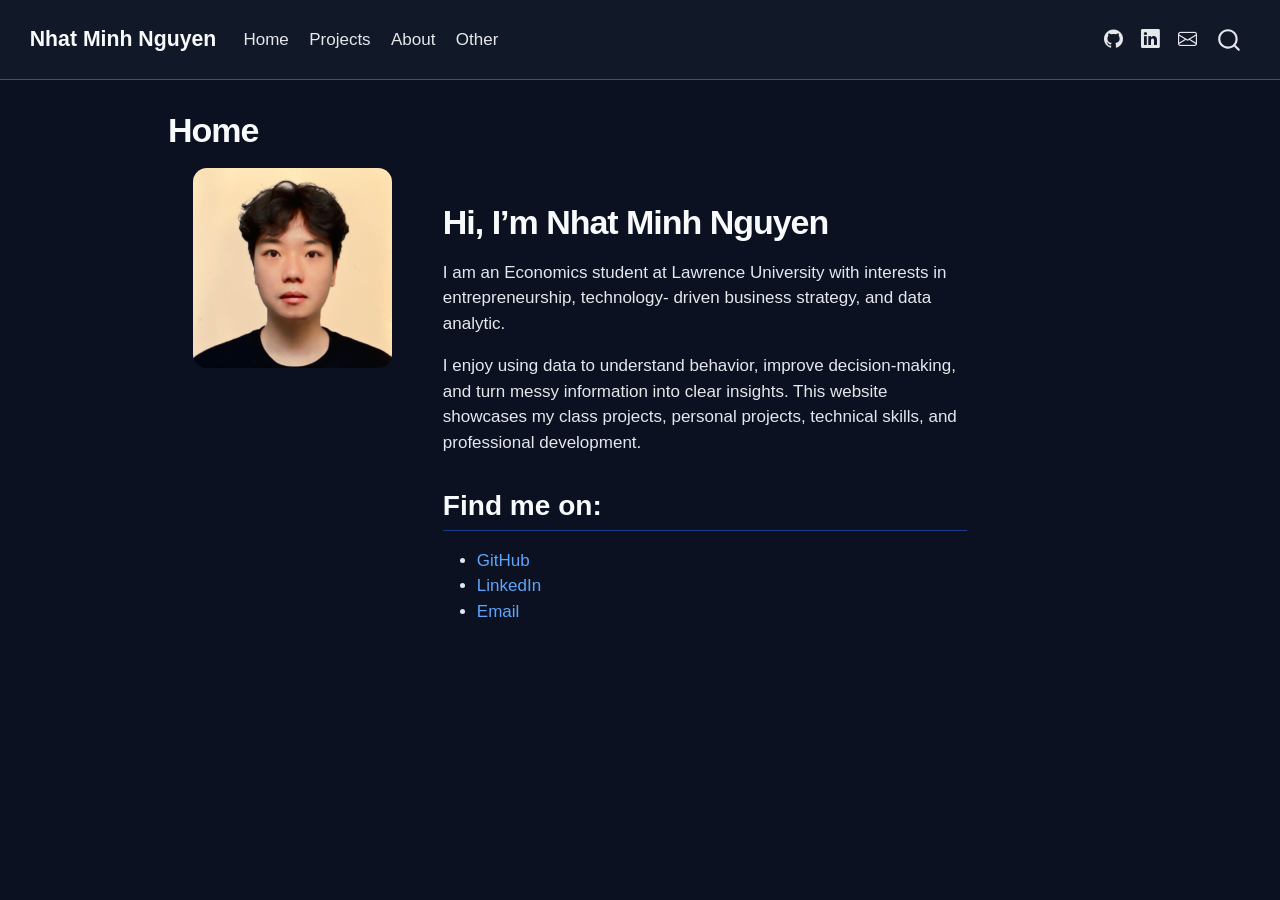
<file: docs/index.html>
<!DOCTYPE html>
<html xmlns="http://www.w3.org/1999/xhtml" lang="en" xml:lang="en"><head>

<meta charset="utf-8">
<meta name="generator" content="quarto-1.8.27">

<meta name="viewport" content="width=device-width, initial-scale=1.0, user-scalable=yes">


<title>Home – Nhat Minh Nguyen</title>
<style>
code{white-space: pre-wrap;}
span.smallcaps{font-variant: small-caps;}
div.columns{display: flex; gap: min(4vw, 1.5em);}
div.column{flex: auto; overflow-x: auto;}
div.hanging-indent{margin-left: 1.5em; text-indent: -1.5em;}
ul.task-list{list-style: none;}
ul.task-list li input[type="checkbox"] {
  width: 0.8em;
  margin: 0 0.8em 0.2em -1em; /* quarto-specific, see https://github.com/quarto-dev/quarto-cli/issues/4556 */ 
  vertical-align: middle;
}
</style>


<script src="site_libs/quarto-nav/quarto-nav.js"></script>
<script src="site_libs/quarto-nav/headroom.min.js"></script>
<script src="site_libs/clipboard/clipboard.min.js"></script>
<script src="site_libs/quarto-search/autocomplete.umd.js"></script>
<script src="site_libs/quarto-search/fuse.min.js"></script>
<script src="site_libs/quarto-search/quarto-search.js"></script>
<meta name="quarto:offset" content="./">
<script src="site_libs/quarto-html/quarto.js" type="module"></script>
<script src="site_libs/quarto-html/tabsets/tabsets.js" type="module"></script>
<script src="site_libs/quarto-html/axe/axe-check.js" type="module"></script>
<script src="site_libs/quarto-html/popper.min.js"></script>
<script src="site_libs/quarto-html/tippy.umd.min.js"></script>
<script src="site_libs/quarto-html/anchor.min.js"></script>
<link href="site_libs/quarto-html/tippy.css" rel="stylesheet">
<link href="site_libs/quarto-html/quarto-syntax-highlighting-dark-4d9afe2b8d18ee9fa5d0d57b5ed4214d.css" rel="stylesheet" id="quarto-text-highlighting-styles">
<script src="site_libs/bootstrap/bootstrap.min.js"></script>
<link href="site_libs/bootstrap/bootstrap-icons.css" rel="stylesheet">
<link href="site_libs/bootstrap/bootstrap-1142483333eda12a528f47866739cea9.min.css" rel="stylesheet" append-hash="true" id="quarto-bootstrap" data-mode="dark">
<script id="quarto-search-options" type="application/json">{
  "location": "navbar",
  "copy-button": false,
  "collapse-after": 3,
  "panel-placement": "end",
  "type": "overlay",
  "limit": 50,
  "keyboard-shortcut": [
    "f",
    "/",
    "s"
  ],
  "show-item-context": false,
  "language": {
    "search-no-results-text": "No results",
    "search-matching-documents-text": "matching documents",
    "search-copy-link-title": "Copy link to search",
    "search-hide-matches-text": "Hide additional matches",
    "search-more-match-text": "more match in this document",
    "search-more-matches-text": "more matches in this document",
    "search-clear-button-title": "Clear",
    "search-text-placeholder": "",
    "search-detached-cancel-button-title": "Cancel",
    "search-submit-button-title": "Submit",
    "search-label": "Search"
  }
}</script>


<link rel="stylesheet" href="styles.css">
</head>

<body class="nav-fixed quarto-light">

<div id="quarto-search-results"></div>
  <header id="quarto-header" class="headroom fixed-top">
    <nav class="navbar navbar-expand-lg " data-bs-theme="dark">
      <div class="navbar-container container-fluid">
      <div class="navbar-brand-container mx-auto">
    <a class="navbar-brand" href="./index.html">
    <span class="navbar-title">Nhat Minh Nguyen</span>
    </a>
  </div>
            <div id="quarto-search" class="" title="Search"></div>
          <button class="navbar-toggler" type="button" data-bs-toggle="collapse" data-bs-target="#navbarCollapse" aria-controls="navbarCollapse" role="menu" aria-expanded="false" aria-label="Toggle navigation" onclick="if (window.quartoToggleHeadroom) { window.quartoToggleHeadroom(); }">
  <span class="navbar-toggler-icon"></span>
</button>
          <div class="collapse navbar-collapse" id="navbarCollapse">
            <ul class="navbar-nav navbar-nav-scroll me-auto">
  <li class="nav-item">
    <a class="nav-link active" href="./index.html" aria-current="page"> 
<span class="menu-text">Home</span></a>
  </li>  
  <li class="nav-item">
    <a class="nav-link" href="./projects.html"> 
<span class="menu-text">Projects</span></a>
  </li>  
  <li class="nav-item">
    <a class="nav-link" href="./about.html"> 
<span class="menu-text">About</span></a>
  </li>  
  <li class="nav-item">
    <a class="nav-link" href="./other.html"> 
<span class="menu-text">Other</span></a>
  </li>  
</ul>
            <ul class="navbar-nav navbar-nav-scroll ms-auto">
  <li class="nav-item compact">
    <a class="nav-link" href="https://github.com/dieciocho/nm"> <i class="bi bi-github" role="img">
</i> 
<span class="menu-text"></span></a>
  </li>  
  <li class="nav-item compact">
    <a class="nav-link" href="https://www.linkedin.com/in/minh-nguyen-962671228/"> <i class="bi bi-linkedin" role="img">
</i> 
<span class="menu-text"></span></a>
  </li>  
  <li class="nav-item compact">
    <a class="nav-link" href="mailto:notnminh@gmail.com"> <i class="bi bi-envelope" role="img">
</i> 
<span class="menu-text"></span></a>
  </li>  
</ul>
          </div> <!-- /navcollapse -->
            <div class="quarto-navbar-tools">
</div>
      </div> <!-- /container-fluid -->
    </nav>
</header>
<!-- content -->
<div id="quarto-content" class="quarto-container page-columns page-rows-contents page-layout-article page-navbar">
<!-- sidebar -->
<!-- margin-sidebar -->
    <div id="quarto-margin-sidebar" class="sidebar margin-sidebar zindex-bottom">
        
    </div>
<!-- main -->
<main class="content" id="quarto-document-content">

<header id="title-block-header" class="quarto-title-block default">
<div class="quarto-title">
<h1 class="title">Home</h1>
</div>



<div class="quarto-title-meta">

    
  
    
  </div>
  


</header>


<div class="grid">
<div class="g-col-4">
<div class="quarto-figure quarto-figure-center">
<figure class="figure">
<p><img src="images/IMG_1723.png" class="img-fluid quarto-figure quarto-figure-center figure-img" style="width:80.0%"></p>
</figure>
</div>
</div>
<section id="hi-im-nhat-minh-nguyen" class="level1 g-col-8">
<h1>Hi, I’m Nhat Minh Nguyen</h1>
<p>I am an Economics student at Lawrence University with interests in entrepreneurship, technology- driven business strategy, and data analytic.</p>
<p>I enjoy using data to understand behavior, improve decision-making, and turn messy information into clear insights. This website showcases my class projects, personal projects, technical skills, and professional development.</p>
<section id="find-me-on" class="level2">
<h2 class="anchored" data-anchor-id="find-me-on">Find me on:</h2>
<ul>
<li><a href="https://github.com/dieciocho/nm">GitHub</a></li>
<li><a href="https://www.linkedin.com/in/minh-nguyen-962671228/">LinkedIn</a></li>
<li><a href="mailto:notnminh@gmail.com">Email</a></li>
</ul>
</section>
</section>
</div>



</main> <!-- /main -->
<script id="quarto-html-after-body" type="application/javascript">
  window.document.addEventListener("DOMContentLoaded", function (event) {
    const icon = "";
    const anchorJS = new window.AnchorJS();
    anchorJS.options = {
      placement: 'right',
      icon: icon
    };
    anchorJS.add('.anchored');
    const isCodeAnnotation = (el) => {
      for (const clz of el.classList) {
        if (clz.startsWith('code-annotation-')) {                     
          return true;
        }
      }
      return false;
    }
    const onCopySuccess = function(e) {
      // button target
      const button = e.trigger;
      // don't keep focus
      button.blur();
      // flash "checked"
      button.classList.add('code-copy-button-checked');
      var currentTitle = button.getAttribute("title");
      button.setAttribute("title", "Copied!");
      let tooltip;
      if (window.bootstrap) {
        button.setAttribute("data-bs-toggle", "tooltip");
        button.setAttribute("data-bs-placement", "left");
        button.setAttribute("data-bs-title", "Copied!");
        tooltip = new bootstrap.Tooltip(button, 
          { trigger: "manual", 
            customClass: "code-copy-button-tooltip",
            offset: [0, -8]});
        tooltip.show();    
      }
      setTimeout(function() {
        if (tooltip) {
          tooltip.hide();
          button.removeAttribute("data-bs-title");
          button.removeAttribute("data-bs-toggle");
          button.removeAttribute("data-bs-placement");
        }
        button.setAttribute("title", currentTitle);
        button.classList.remove('code-copy-button-checked');
      }, 1000);
      // clear code selection
      e.clearSelection();
    }
    const getTextToCopy = function(trigger) {
      const outerScaffold = trigger.parentElement.cloneNode(true);
      const codeEl = outerScaffold.querySelector('code');
      for (const childEl of codeEl.children) {
        if (isCodeAnnotation(childEl)) {
          childEl.remove();
        }
      }
      return codeEl.innerText;
    }
    const clipboard = new window.ClipboardJS('.code-copy-button:not([data-in-quarto-modal])', {
      text: getTextToCopy
    });
    clipboard.on('success', onCopySuccess);
    if (window.document.getElementById('quarto-embedded-source-code-modal')) {
      const clipboardModal = new window.ClipboardJS('.code-copy-button[data-in-quarto-modal]', {
        text: getTextToCopy,
        container: window.document.getElementById('quarto-embedded-source-code-modal')
      });
      clipboardModal.on('success', onCopySuccess);
    }
      var localhostRegex = new RegExp(/^(?:http|https):\/\/localhost\:?[0-9]*\//);
      var mailtoRegex = new RegExp(/^mailto:/);
        var filterRegex = new RegExp('/' + window.location.host + '/');
      var isInternal = (href) => {
          return filterRegex.test(href) || localhostRegex.test(href) || mailtoRegex.test(href);
      }
      // Inspect non-navigation links and adorn them if external
     var links = window.document.querySelectorAll('a[href]:not(.nav-link):not(.navbar-brand):not(.toc-action):not(.sidebar-link):not(.sidebar-item-toggle):not(.pagination-link):not(.no-external):not([aria-hidden]):not(.dropdown-item):not(.quarto-navigation-tool):not(.about-link)');
      for (var i=0; i<links.length; i++) {
        const link = links[i];
        if (!isInternal(link.href)) {
          // undo the damage that might have been done by quarto-nav.js in the case of
          // links that we want to consider external
          if (link.dataset.originalHref !== undefined) {
            link.href = link.dataset.originalHref;
          }
        }
      }
    function tippyHover(el, contentFn, onTriggerFn, onUntriggerFn) {
      const config = {
        allowHTML: true,
        maxWidth: 500,
        delay: 100,
        arrow: false,
        appendTo: function(el) {
            return el.parentElement;
        },
        interactive: true,
        interactiveBorder: 10,
        theme: 'quarto',
        placement: 'bottom-start',
      };
      if (contentFn) {
        config.content = contentFn;
      }
      if (onTriggerFn) {
        config.onTrigger = onTriggerFn;
      }
      if (onUntriggerFn) {
        config.onUntrigger = onUntriggerFn;
      }
      window.tippy(el, config); 
    }
    const noterefs = window.document.querySelectorAll('a[role="doc-noteref"]');
    for (var i=0; i<noterefs.length; i++) {
      const ref = noterefs[i];
      tippyHover(ref, function() {
        // use id or data attribute instead here
        let href = ref.getAttribute('data-footnote-href') || ref.getAttribute('href');
        try { href = new URL(href).hash; } catch {}
        const id = href.replace(/^#\/?/, "");
        const note = window.document.getElementById(id);
        if (note) {
          return note.innerHTML;
        } else {
          return "";
        }
      });
    }
    const xrefs = window.document.querySelectorAll('a.quarto-xref');
    const processXRef = (id, note) => {
      // Strip column container classes
      const stripColumnClz = (el) => {
        el.classList.remove("page-full", "page-columns");
        if (el.children) {
          for (const child of el.children) {
            stripColumnClz(child);
          }
        }
      }
      stripColumnClz(note)
      if (id === null || id.startsWith('sec-')) {
        // Special case sections, only their first couple elements
        const container = document.createElement("div");
        if (note.children && note.children.length > 2) {
          container.appendChild(note.children[0].cloneNode(true));
          for (let i = 1; i < note.children.length; i++) {
            const child = note.children[i];
            if (child.tagName === "P" && child.innerText === "") {
              continue;
            } else {
              container.appendChild(child.cloneNode(true));
              break;
            }
          }
          if (window.Quarto?.typesetMath) {
            window.Quarto.typesetMath(container);
          }
          return container.innerHTML
        } else {
          if (window.Quarto?.typesetMath) {
            window.Quarto.typesetMath(note);
          }
          return note.innerHTML;
        }
      } else {
        // Remove any anchor links if they are present
        const anchorLink = note.querySelector('a.anchorjs-link');
        if (anchorLink) {
          anchorLink.remove();
        }
        if (window.Quarto?.typesetMath) {
          window.Quarto.typesetMath(note);
        }
        if (note.classList.contains("callout")) {
          return note.outerHTML;
        } else {
          return note.innerHTML;
        }
      }
    }
    for (var i=0; i<xrefs.length; i++) {
      const xref = xrefs[i];
      tippyHover(xref, undefined, function(instance) {
        instance.disable();
        let url = xref.getAttribute('href');
        let hash = undefined; 
        if (url.startsWith('#')) {
          hash = url;
        } else {
          try { hash = new URL(url).hash; } catch {}
        }
        if (hash) {
          const id = hash.replace(/^#\/?/, "");
          const note = window.document.getElementById(id);
          if (note !== null) {
            try {
              const html = processXRef(id, note.cloneNode(true));
              instance.setContent(html);
            } finally {
              instance.enable();
              instance.show();
            }
          } else {
            // See if we can fetch this
            fetch(url.split('#')[0])
            .then(res => res.text())
            .then(html => {
              const parser = new DOMParser();
              const htmlDoc = parser.parseFromString(html, "text/html");
              const note = htmlDoc.getElementById(id);
              if (note !== null) {
                const html = processXRef(id, note);
                instance.setContent(html);
              } 
            }).finally(() => {
              instance.enable();
              instance.show();
            });
          }
        } else {
          // See if we can fetch a full url (with no hash to target)
          // This is a special case and we should probably do some content thinning / targeting
          fetch(url)
          .then(res => res.text())
          .then(html => {
            const parser = new DOMParser();
            const htmlDoc = parser.parseFromString(html, "text/html");
            const note = htmlDoc.querySelector('main.content');
            if (note !== null) {
              // This should only happen for chapter cross references
              // (since there is no id in the URL)
              // remove the first header
              if (note.children.length > 0 && note.children[0].tagName === "HEADER") {
                note.children[0].remove();
              }
              const html = processXRef(null, note);
              instance.setContent(html);
            } 
          }).finally(() => {
            instance.enable();
            instance.show();
          });
        }
      }, function(instance) {
      });
    }
        let selectedAnnoteEl;
        const selectorForAnnotation = ( cell, annotation) => {
          let cellAttr = 'data-code-cell="' + cell + '"';
          let lineAttr = 'data-code-annotation="' +  annotation + '"';
          const selector = 'span[' + cellAttr + '][' + lineAttr + ']';
          return selector;
        }
        const selectCodeLines = (annoteEl) => {
          const doc = window.document;
          const targetCell = annoteEl.getAttribute("data-target-cell");
          const targetAnnotation = annoteEl.getAttribute("data-target-annotation");
          const annoteSpan = window.document.querySelector(selectorForAnnotation(targetCell, targetAnnotation));
          const lines = annoteSpan.getAttribute("data-code-lines").split(",");
          const lineIds = lines.map((line) => {
            return targetCell + "-" + line;
          })
          let top = null;
          let height = null;
          let parent = null;
          if (lineIds.length > 0) {
              //compute the position of the single el (top and bottom and make a div)
              const el = window.document.getElementById(lineIds[0]);
              top = el.offsetTop;
              height = el.offsetHeight;
              parent = el.parentElement.parentElement;
            if (lineIds.length > 1) {
              const lastEl = window.document.getElementById(lineIds[lineIds.length - 1]);
              const bottom = lastEl.offsetTop + lastEl.offsetHeight;
              height = bottom - top;
            }
            if (top !== null && height !== null && parent !== null) {
              // cook up a div (if necessary) and position it 
              let div = window.document.getElementById("code-annotation-line-highlight");
              if (div === null) {
                div = window.document.createElement("div");
                div.setAttribute("id", "code-annotation-line-highlight");
                div.style.position = 'absolute';
                parent.appendChild(div);
              }
              div.style.top = top - 2 + "px";
              div.style.height = height + 4 + "px";
              div.style.left = 0;
              let gutterDiv = window.document.getElementById("code-annotation-line-highlight-gutter");
              if (gutterDiv === null) {
                gutterDiv = window.document.createElement("div");
                gutterDiv.setAttribute("id", "code-annotation-line-highlight-gutter");
                gutterDiv.style.position = 'absolute';
                const codeCell = window.document.getElementById(targetCell);
                const gutter = codeCell.querySelector('.code-annotation-gutter');
                gutter.appendChild(gutterDiv);
              }
              gutterDiv.style.top = top - 2 + "px";
              gutterDiv.style.height = height + 4 + "px";
            }
            selectedAnnoteEl = annoteEl;
          }
        };
        const unselectCodeLines = () => {
          const elementsIds = ["code-annotation-line-highlight", "code-annotation-line-highlight-gutter"];
          elementsIds.forEach((elId) => {
            const div = window.document.getElementById(elId);
            if (div) {
              div.remove();
            }
          });
          selectedAnnoteEl = undefined;
        };
          // Handle positioning of the toggle
      window.addEventListener(
        "resize",
        throttle(() => {
          elRect = undefined;
          if (selectedAnnoteEl) {
            selectCodeLines(selectedAnnoteEl);
          }
        }, 10)
      );
      function throttle(fn, ms) {
      let throttle = false;
      let timer;
        return (...args) => {
          if(!throttle) { // first call gets through
              fn.apply(this, args);
              throttle = true;
          } else { // all the others get throttled
              if(timer) clearTimeout(timer); // cancel #2
              timer = setTimeout(() => {
                fn.apply(this, args);
                timer = throttle = false;
              }, ms);
          }
        };
      }
        // Attach click handler to the DT
        const annoteDls = window.document.querySelectorAll('dt[data-target-cell]');
        for (const annoteDlNode of annoteDls) {
          annoteDlNode.addEventListener('click', (event) => {
            const clickedEl = event.target;
            if (clickedEl !== selectedAnnoteEl) {
              unselectCodeLines();
              const activeEl = window.document.querySelector('dt[data-target-cell].code-annotation-active');
              if (activeEl) {
                activeEl.classList.remove('code-annotation-active');
              }
              selectCodeLines(clickedEl);
              clickedEl.classList.add('code-annotation-active');
            } else {
              // Unselect the line
              unselectCodeLines();
              clickedEl.classList.remove('code-annotation-active');
            }
          });
        }
    const findCites = (el) => {
      const parentEl = el.parentElement;
      if (parentEl) {
        const cites = parentEl.dataset.cites;
        if (cites) {
          return {
            el,
            cites: cites.split(' ')
          };
        } else {
          return findCites(el.parentElement)
        }
      } else {
        return undefined;
      }
    };
    var bibliorefs = window.document.querySelectorAll('a[role="doc-biblioref"]');
    for (var i=0; i<bibliorefs.length; i++) {
      const ref = bibliorefs[i];
      const citeInfo = findCites(ref);
      if (citeInfo) {
        tippyHover(citeInfo.el, function() {
          var popup = window.document.createElement('div');
          citeInfo.cites.forEach(function(cite) {
            var citeDiv = window.document.createElement('div');
            citeDiv.classList.add('hanging-indent');
            citeDiv.classList.add('csl-entry');
            var biblioDiv = window.document.getElementById('ref-' + cite);
            if (biblioDiv) {
              citeDiv.innerHTML = biblioDiv.innerHTML;
            }
            popup.appendChild(citeDiv);
          });
          return popup.innerHTML;
        });
      }
    }
  });
  </script>
</div> <!-- /content -->




</body></html>
</file>
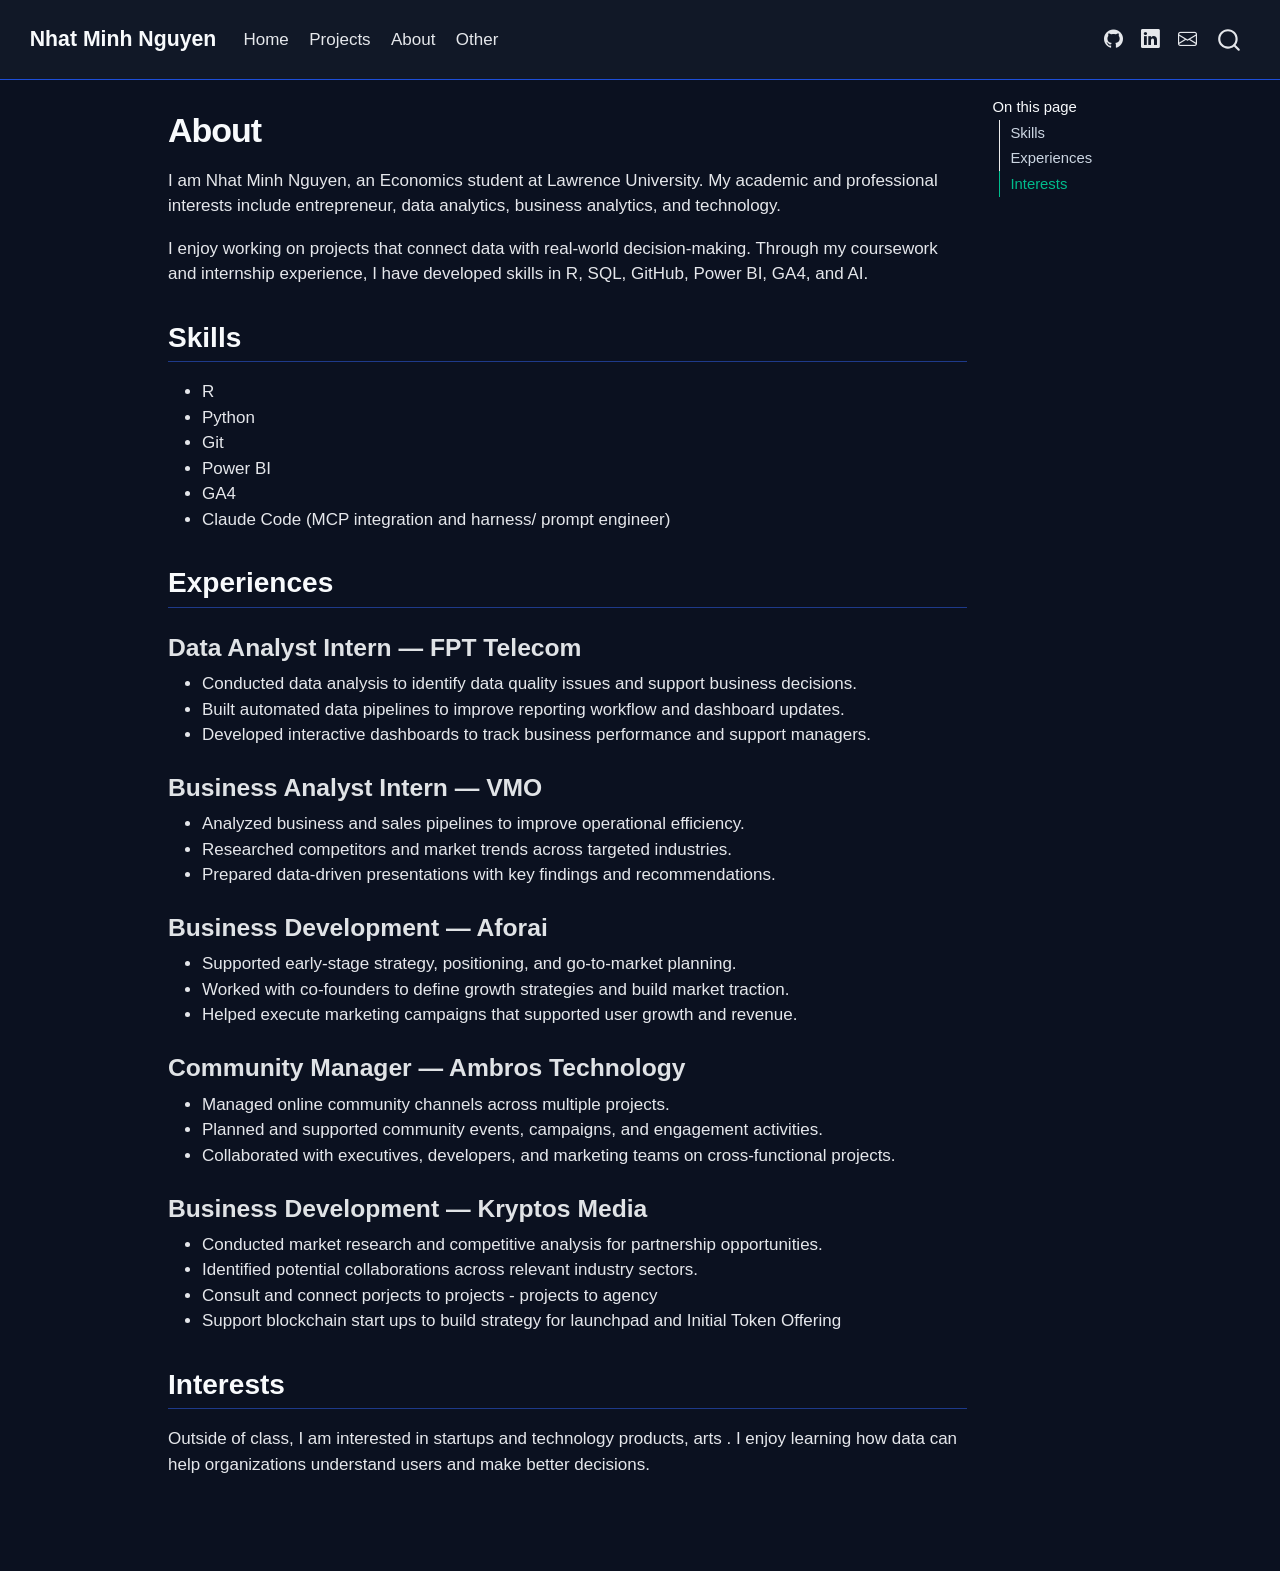
<file: docs/about.html>
<!DOCTYPE html>
<html xmlns="http://www.w3.org/1999/xhtml" lang="en" xml:lang="en"><head>

<meta charset="utf-8">
<meta name="generator" content="quarto-1.8.27">

<meta name="viewport" content="width=device-width, initial-scale=1.0, user-scalable=yes">


<title>About – Nhat Minh Nguyen</title>
<style>
code{white-space: pre-wrap;}
span.smallcaps{font-variant: small-caps;}
div.columns{display: flex; gap: min(4vw, 1.5em);}
div.column{flex: auto; overflow-x: auto;}
div.hanging-indent{margin-left: 1.5em; text-indent: -1.5em;}
ul.task-list{list-style: none;}
ul.task-list li input[type="checkbox"] {
  width: 0.8em;
  margin: 0 0.8em 0.2em -1em; /* quarto-specific, see https://github.com/quarto-dev/quarto-cli/issues/4556 */ 
  vertical-align: middle;
}
</style>


<script src="site_libs/quarto-nav/quarto-nav.js"></script>
<script src="site_libs/quarto-nav/headroom.min.js"></script>
<script src="site_libs/clipboard/clipboard.min.js"></script>
<script src="site_libs/quarto-search/autocomplete.umd.js"></script>
<script src="site_libs/quarto-search/fuse.min.js"></script>
<script src="site_libs/quarto-search/quarto-search.js"></script>
<meta name="quarto:offset" content="./">
<script src="site_libs/quarto-html/quarto.js" type="module"></script>
<script src="site_libs/quarto-html/tabsets/tabsets.js" type="module"></script>
<script src="site_libs/quarto-html/axe/axe-check.js" type="module"></script>
<script src="site_libs/quarto-html/popper.min.js"></script>
<script src="site_libs/quarto-html/tippy.umd.min.js"></script>
<script src="site_libs/quarto-html/anchor.min.js"></script>
<link href="site_libs/quarto-html/tippy.css" rel="stylesheet">
<link href="site_libs/quarto-html/quarto-syntax-highlighting-dark-4d9afe2b8d18ee9fa5d0d57b5ed4214d.css" rel="stylesheet" id="quarto-text-highlighting-styles">
<script src="site_libs/bootstrap/bootstrap.min.js"></script>
<link href="site_libs/bootstrap/bootstrap-icons.css" rel="stylesheet">
<link href="site_libs/bootstrap/bootstrap-1142483333eda12a528f47866739cea9.min.css" rel="stylesheet" append-hash="true" id="quarto-bootstrap" data-mode="dark">
<script id="quarto-search-options" type="application/json">{
  "location": "navbar",
  "copy-button": false,
  "collapse-after": 3,
  "panel-placement": "end",
  "type": "overlay",
  "limit": 50,
  "keyboard-shortcut": [
    "f",
    "/",
    "s"
  ],
  "show-item-context": false,
  "language": {
    "search-no-results-text": "No results",
    "search-matching-documents-text": "matching documents",
    "search-copy-link-title": "Copy link to search",
    "search-hide-matches-text": "Hide additional matches",
    "search-more-match-text": "more match in this document",
    "search-more-matches-text": "more matches in this document",
    "search-clear-button-title": "Clear",
    "search-text-placeholder": "",
    "search-detached-cancel-button-title": "Cancel",
    "search-submit-button-title": "Submit",
    "search-label": "Search"
  }
}</script>


<link rel="stylesheet" href="styles.css">
</head>

<body class="nav-fixed quarto-light">

<div id="quarto-search-results"></div>
  <header id="quarto-header" class="headroom fixed-top">
    <nav class="navbar navbar-expand-lg " data-bs-theme="dark">
      <div class="navbar-container container-fluid">
      <div class="navbar-brand-container mx-auto">
    <a class="navbar-brand" href="./index.html">
    <span class="navbar-title">Nhat Minh Nguyen</span>
    </a>
  </div>
            <div id="quarto-search" class="" title="Search"></div>
          <button class="navbar-toggler" type="button" data-bs-toggle="collapse" data-bs-target="#navbarCollapse" aria-controls="navbarCollapse" role="menu" aria-expanded="false" aria-label="Toggle navigation" onclick="if (window.quartoToggleHeadroom) { window.quartoToggleHeadroom(); }">
  <span class="navbar-toggler-icon"></span>
</button>
          <div class="collapse navbar-collapse" id="navbarCollapse">
            <ul class="navbar-nav navbar-nav-scroll me-auto">
  <li class="nav-item">
    <a class="nav-link" href="./index.html"> 
<span class="menu-text">Home</span></a>
  </li>  
  <li class="nav-item">
    <a class="nav-link" href="./projects.html"> 
<span class="menu-text">Projects</span></a>
  </li>  
  <li class="nav-item">
    <a class="nav-link active" href="./about.html" aria-current="page"> 
<span class="menu-text">About</span></a>
  </li>  
  <li class="nav-item">
    <a class="nav-link" href="./other.html"> 
<span class="menu-text">Other</span></a>
  </li>  
</ul>
            <ul class="navbar-nav navbar-nav-scroll ms-auto">
  <li class="nav-item compact">
    <a class="nav-link" href="https://github.com/dieciocho/nm"> <i class="bi bi-github" role="img">
</i> 
<span class="menu-text"></span></a>
  </li>  
  <li class="nav-item compact">
    <a class="nav-link" href="https://www.linkedin.com/in/minh-nguyen-962671228/"> <i class="bi bi-linkedin" role="img">
</i> 
<span class="menu-text"></span></a>
  </li>  
  <li class="nav-item compact">
    <a class="nav-link" href="mailto:notnminh@gmail.com"> <i class="bi bi-envelope" role="img">
</i> 
<span class="menu-text"></span></a>
  </li>  
</ul>
          </div> <!-- /navcollapse -->
            <div class="quarto-navbar-tools">
</div>
      </div> <!-- /container-fluid -->
    </nav>
</header>
<!-- content -->
<div id="quarto-content" class="quarto-container page-columns page-rows-contents page-layout-article page-navbar">
<!-- sidebar -->
<!-- margin-sidebar -->
    <div id="quarto-margin-sidebar" class="sidebar margin-sidebar">
        <nav id="TOC" role="doc-toc" class="toc-active">
    <h2 id="toc-title">On this page</h2>
   
  <ul>
  <li><a href="#skills" id="toc-skills" class="nav-link active" data-scroll-target="#skills">Skills</a></li>
  <li><a href="#experiences" id="toc-experiences" class="nav-link" data-scroll-target="#experiences">Experiences</a>
  <ul class="collapse">
  <li><a href="#data-analyst-intern-fpt-telecom" id="toc-data-analyst-intern-fpt-telecom" class="nav-link" data-scroll-target="#data-analyst-intern-fpt-telecom">Data Analyst Intern — FPT Telecom</a></li>
  <li><a href="#business-analyst-intern-vmo" id="toc-business-analyst-intern-vmo" class="nav-link" data-scroll-target="#business-analyst-intern-vmo">Business Analyst Intern — VMO</a></li>
  <li><a href="#business-development-aforai" id="toc-business-development-aforai" class="nav-link" data-scroll-target="#business-development-aforai">Business Development — Aforai</a></li>
  <li><a href="#community-manager-ambros-technology" id="toc-community-manager-ambros-technology" class="nav-link" data-scroll-target="#community-manager-ambros-technology">Community Manager — Ambros Technology</a></li>
  <li><a href="#business-development-kryptos-media" id="toc-business-development-kryptos-media" class="nav-link" data-scroll-target="#business-development-kryptos-media">Business Development — Kryptos Media</a></li>
  </ul></li>
  <li><a href="#interests" id="toc-interests" class="nav-link" data-scroll-target="#interests">Interests</a></li>
  </ul>
</nav>
    </div>
<!-- main -->
<main class="content" id="quarto-document-content">

<header id="title-block-header" class="quarto-title-block default">
<div class="quarto-title">
<h1 class="title">About</h1>
</div>



<div class="quarto-title-meta">

    
  
    
  </div>
  


</header>


<p>I am Nhat Minh Nguyen, an Economics student at Lawrence University. My academic and professional interests include entrepreneur, data analytics, business analytics, and technology.</p>
<p>I enjoy working on projects that connect data with real-world decision-making. Through my coursework and internship experience, I have developed skills in R, SQL, GitHub, Power BI, GA4, and AI.</p>
<section id="skills" class="level2">
<h2 class="anchored" data-anchor-id="skills">Skills</h2>
<ul>
<li>R</li>
<li>Python</li>
<li>Git</li>
<li>Power BI</li>
<li>GA4</li>
<li>Claude Code (MCP integration and harness/ prompt engineer)</li>
</ul>
</section>
<section id="experiences" class="level2">
<h2 class="anchored" data-anchor-id="experiences">Experiences</h2>
<section id="data-analyst-intern-fpt-telecom" class="level3">
<h3 class="anchored" data-anchor-id="data-analyst-intern-fpt-telecom">Data Analyst Intern — FPT Telecom</h3>
<ul>
<li>Conducted data analysis to identify data quality issues and support business decisions.</li>
<li>Built automated data pipelines to improve reporting workflow and dashboard updates.</li>
<li>Developed interactive dashboards to track business performance and support managers.</li>
</ul>
</section>
<section id="business-analyst-intern-vmo" class="level3">
<h3 class="anchored" data-anchor-id="business-analyst-intern-vmo">Business Analyst Intern — VMO</h3>
<ul>
<li>Analyzed business and sales pipelines to improve operational efficiency.</li>
<li>Researched competitors and market trends across targeted industries.</li>
<li>Prepared data-driven presentations with key findings and recommendations.</li>
</ul>
</section>
<section id="business-development-aforai" class="level3">
<h3 class="anchored" data-anchor-id="business-development-aforai">Business Development — Aforai</h3>
<ul>
<li>Supported early-stage strategy, positioning, and go-to-market planning.</li>
<li>Worked with co-founders to define growth strategies and build market traction.</li>
<li>Helped execute marketing campaigns that supported user growth and revenue.</li>
</ul>
</section>
<section id="community-manager-ambros-technology" class="level3">
<h3 class="anchored" data-anchor-id="community-manager-ambros-technology">Community Manager — Ambros Technology</h3>
<ul>
<li>Managed online community channels across multiple projects.</li>
<li>Planned and supported community events, campaigns, and engagement activities.</li>
<li>Collaborated with executives, developers, and marketing teams on cross-functional projects.</li>
</ul>
</section>
<section id="business-development-kryptos-media" class="level3">
<h3 class="anchored" data-anchor-id="business-development-kryptos-media">Business Development — Kryptos Media</h3>
<ul>
<li>Conducted market research and competitive analysis for partnership opportunities.</li>
<li>Identified potential collaborations across relevant industry sectors.</li>
<li>Consult and connect porjects to projects - projects to agency</li>
<li>Support blockchain start ups to build strategy for launchpad and Initial Token Offering</li>
</ul>
</section>
</section>
<section id="interests" class="level2">
<h2 class="anchored" data-anchor-id="interests">Interests</h2>
<p>Outside of class, I am interested in startups and technology products, arts . I enjoy learning how data can help organizations understand users and make better decisions.</p>


</section>

</main> <!-- /main -->
<script id="quarto-html-after-body" type="application/javascript">
  window.document.addEventListener("DOMContentLoaded", function (event) {
    const icon = "";
    const anchorJS = new window.AnchorJS();
    anchorJS.options = {
      placement: 'right',
      icon: icon
    };
    anchorJS.add('.anchored');
    const isCodeAnnotation = (el) => {
      for (const clz of el.classList) {
        if (clz.startsWith('code-annotation-')) {                     
          return true;
        }
      }
      return false;
    }
    const onCopySuccess = function(e) {
      // button target
      const button = e.trigger;
      // don't keep focus
      button.blur();
      // flash "checked"
      button.classList.add('code-copy-button-checked');
      var currentTitle = button.getAttribute("title");
      button.setAttribute("title", "Copied!");
      let tooltip;
      if (window.bootstrap) {
        button.setAttribute("data-bs-toggle", "tooltip");
        button.setAttribute("data-bs-placement", "left");
        button.setAttribute("data-bs-title", "Copied!");
        tooltip = new bootstrap.Tooltip(button, 
          { trigger: "manual", 
            customClass: "code-copy-button-tooltip",
            offset: [0, -8]});
        tooltip.show();    
      }
      setTimeout(function() {
        if (tooltip) {
          tooltip.hide();
          button.removeAttribute("data-bs-title");
          button.removeAttribute("data-bs-toggle");
          button.removeAttribute("data-bs-placement");
        }
        button.setAttribute("title", currentTitle);
        button.classList.remove('code-copy-button-checked');
      }, 1000);
      // clear code selection
      e.clearSelection();
    }
    const getTextToCopy = function(trigger) {
      const outerScaffold = trigger.parentElement.cloneNode(true);
      const codeEl = outerScaffold.querySelector('code');
      for (const childEl of codeEl.children) {
        if (isCodeAnnotation(childEl)) {
          childEl.remove();
        }
      }
      return codeEl.innerText;
    }
    const clipboard = new window.ClipboardJS('.code-copy-button:not([data-in-quarto-modal])', {
      text: getTextToCopy
    });
    clipboard.on('success', onCopySuccess);
    if (window.document.getElementById('quarto-embedded-source-code-modal')) {
      const clipboardModal = new window.ClipboardJS('.code-copy-button[data-in-quarto-modal]', {
        text: getTextToCopy,
        container: window.document.getElementById('quarto-embedded-source-code-modal')
      });
      clipboardModal.on('success', onCopySuccess);
    }
      var localhostRegex = new RegExp(/^(?:http|https):\/\/localhost\:?[0-9]*\//);
      var mailtoRegex = new RegExp(/^mailto:/);
        var filterRegex = new RegExp('/' + window.location.host + '/');
      var isInternal = (href) => {
          return filterRegex.test(href) || localhostRegex.test(href) || mailtoRegex.test(href);
      }
      // Inspect non-navigation links and adorn them if external
     var links = window.document.querySelectorAll('a[href]:not(.nav-link):not(.navbar-brand):not(.toc-action):not(.sidebar-link):not(.sidebar-item-toggle):not(.pagination-link):not(.no-external):not([aria-hidden]):not(.dropdown-item):not(.quarto-navigation-tool):not(.about-link)');
      for (var i=0; i<links.length; i++) {
        const link = links[i];
        if (!isInternal(link.href)) {
          // undo the damage that might have been done by quarto-nav.js in the case of
          // links that we want to consider external
          if (link.dataset.originalHref !== undefined) {
            link.href = link.dataset.originalHref;
          }
        }
      }
    function tippyHover(el, contentFn, onTriggerFn, onUntriggerFn) {
      const config = {
        allowHTML: true,
        maxWidth: 500,
        delay: 100,
        arrow: false,
        appendTo: function(el) {
            return el.parentElement;
        },
        interactive: true,
        interactiveBorder: 10,
        theme: 'quarto',
        placement: 'bottom-start',
      };
      if (contentFn) {
        config.content = contentFn;
      }
      if (onTriggerFn) {
        config.onTrigger = onTriggerFn;
      }
      if (onUntriggerFn) {
        config.onUntrigger = onUntriggerFn;
      }
      window.tippy(el, config); 
    }
    const noterefs = window.document.querySelectorAll('a[role="doc-noteref"]');
    for (var i=0; i<noterefs.length; i++) {
      const ref = noterefs[i];
      tippyHover(ref, function() {
        // use id or data attribute instead here
        let href = ref.getAttribute('data-footnote-href') || ref.getAttribute('href');
        try { href = new URL(href).hash; } catch {}
        const id = href.replace(/^#\/?/, "");
        const note = window.document.getElementById(id);
        if (note) {
          return note.innerHTML;
        } else {
          return "";
        }
      });
    }
    const xrefs = window.document.querySelectorAll('a.quarto-xref');
    const processXRef = (id, note) => {
      // Strip column container classes
      const stripColumnClz = (el) => {
        el.classList.remove("page-full", "page-columns");
        if (el.children) {
          for (const child of el.children) {
            stripColumnClz(child);
          }
        }
      }
      stripColumnClz(note)
      if (id === null || id.startsWith('sec-')) {
        // Special case sections, only their first couple elements
        const container = document.createElement("div");
        if (note.children && note.children.length > 2) {
          container.appendChild(note.children[0].cloneNode(true));
          for (let i = 1; i < note.children.length; i++) {
            const child = note.children[i];
            if (child.tagName === "P" && child.innerText === "") {
              continue;
            } else {
              container.appendChild(child.cloneNode(true));
              break;
            }
          }
          if (window.Quarto?.typesetMath) {
            window.Quarto.typesetMath(container);
          }
          return container.innerHTML
        } else {
          if (window.Quarto?.typesetMath) {
            window.Quarto.typesetMath(note);
          }
          return note.innerHTML;
        }
      } else {
        // Remove any anchor links if they are present
        const anchorLink = note.querySelector('a.anchorjs-link');
        if (anchorLink) {
          anchorLink.remove();
        }
        if (window.Quarto?.typesetMath) {
          window.Quarto.typesetMath(note);
        }
        if (note.classList.contains("callout")) {
          return note.outerHTML;
        } else {
          return note.innerHTML;
        }
      }
    }
    for (var i=0; i<xrefs.length; i++) {
      const xref = xrefs[i];
      tippyHover(xref, undefined, function(instance) {
        instance.disable();
        let url = xref.getAttribute('href');
        let hash = undefined; 
        if (url.startsWith('#')) {
          hash = url;
        } else {
          try { hash = new URL(url).hash; } catch {}
        }
        if (hash) {
          const id = hash.replace(/^#\/?/, "");
          const note = window.document.getElementById(id);
          if (note !== null) {
            try {
              const html = processXRef(id, note.cloneNode(true));
              instance.setContent(html);
            } finally {
              instance.enable();
              instance.show();
            }
          } else {
            // See if we can fetch this
            fetch(url.split('#')[0])
            .then(res => res.text())
            .then(html => {
              const parser = new DOMParser();
              const htmlDoc = parser.parseFromString(html, "text/html");
              const note = htmlDoc.getElementById(id);
              if (note !== null) {
                const html = processXRef(id, note);
                instance.setContent(html);
              } 
            }).finally(() => {
              instance.enable();
              instance.show();
            });
          }
        } else {
          // See if we can fetch a full url (with no hash to target)
          // This is a special case and we should probably do some content thinning / targeting
          fetch(url)
          .then(res => res.text())
          .then(html => {
            const parser = new DOMParser();
            const htmlDoc = parser.parseFromString(html, "text/html");
            const note = htmlDoc.querySelector('main.content');
            if (note !== null) {
              // This should only happen for chapter cross references
              // (since there is no id in the URL)
              // remove the first header
              if (note.children.length > 0 && note.children[0].tagName === "HEADER") {
                note.children[0].remove();
              }
              const html = processXRef(null, note);
              instance.setContent(html);
            } 
          }).finally(() => {
            instance.enable();
            instance.show();
          });
        }
      }, function(instance) {
      });
    }
        let selectedAnnoteEl;
        const selectorForAnnotation = ( cell, annotation) => {
          let cellAttr = 'data-code-cell="' + cell + '"';
          let lineAttr = 'data-code-annotation="' +  annotation + '"';
          const selector = 'span[' + cellAttr + '][' + lineAttr + ']';
          return selector;
        }
        const selectCodeLines = (annoteEl) => {
          const doc = window.document;
          const targetCell = annoteEl.getAttribute("data-target-cell");
          const targetAnnotation = annoteEl.getAttribute("data-target-annotation");
          const annoteSpan = window.document.querySelector(selectorForAnnotation(targetCell, targetAnnotation));
          const lines = annoteSpan.getAttribute("data-code-lines").split(",");
          const lineIds = lines.map((line) => {
            return targetCell + "-" + line;
          })
          let top = null;
          let height = null;
          let parent = null;
          if (lineIds.length > 0) {
              //compute the position of the single el (top and bottom and make a div)
              const el = window.document.getElementById(lineIds[0]);
              top = el.offsetTop;
              height = el.offsetHeight;
              parent = el.parentElement.parentElement;
            if (lineIds.length > 1) {
              const lastEl = window.document.getElementById(lineIds[lineIds.length - 1]);
              const bottom = lastEl.offsetTop + lastEl.offsetHeight;
              height = bottom - top;
            }
            if (top !== null && height !== null && parent !== null) {
              // cook up a div (if necessary) and position it 
              let div = window.document.getElementById("code-annotation-line-highlight");
              if (div === null) {
                div = window.document.createElement("div");
                div.setAttribute("id", "code-annotation-line-highlight");
                div.style.position = 'absolute';
                parent.appendChild(div);
              }
              div.style.top = top - 2 + "px";
              div.style.height = height + 4 + "px";
              div.style.left = 0;
              let gutterDiv = window.document.getElementById("code-annotation-line-highlight-gutter");
              if (gutterDiv === null) {
                gutterDiv = window.document.createElement("div");
                gutterDiv.setAttribute("id", "code-annotation-line-highlight-gutter");
                gutterDiv.style.position = 'absolute';
                const codeCell = window.document.getElementById(targetCell);
                const gutter = codeCell.querySelector('.code-annotation-gutter');
                gutter.appendChild(gutterDiv);
              }
              gutterDiv.style.top = top - 2 + "px";
              gutterDiv.style.height = height + 4 + "px";
            }
            selectedAnnoteEl = annoteEl;
          }
        };
        const unselectCodeLines = () => {
          const elementsIds = ["code-annotation-line-highlight", "code-annotation-line-highlight-gutter"];
          elementsIds.forEach((elId) => {
            const div = window.document.getElementById(elId);
            if (div) {
              div.remove();
            }
          });
          selectedAnnoteEl = undefined;
        };
          // Handle positioning of the toggle
      window.addEventListener(
        "resize",
        throttle(() => {
          elRect = undefined;
          if (selectedAnnoteEl) {
            selectCodeLines(selectedAnnoteEl);
          }
        }, 10)
      );
      function throttle(fn, ms) {
      let throttle = false;
      let timer;
        return (...args) => {
          if(!throttle) { // first call gets through
              fn.apply(this, args);
              throttle = true;
          } else { // all the others get throttled
              if(timer) clearTimeout(timer); // cancel #2
              timer = setTimeout(() => {
                fn.apply(this, args);
                timer = throttle = false;
              }, ms);
          }
        };
      }
        // Attach click handler to the DT
        const annoteDls = window.document.querySelectorAll('dt[data-target-cell]');
        for (const annoteDlNode of annoteDls) {
          annoteDlNode.addEventListener('click', (event) => {
            const clickedEl = event.target;
            if (clickedEl !== selectedAnnoteEl) {
              unselectCodeLines();
              const activeEl = window.document.querySelector('dt[data-target-cell].code-annotation-active');
              if (activeEl) {
                activeEl.classList.remove('code-annotation-active');
              }
              selectCodeLines(clickedEl);
              clickedEl.classList.add('code-annotation-active');
            } else {
              // Unselect the line
              unselectCodeLines();
              clickedEl.classList.remove('code-annotation-active');
            }
          });
        }
    const findCites = (el) => {
      const parentEl = el.parentElement;
      if (parentEl) {
        const cites = parentEl.dataset.cites;
        if (cites) {
          return {
            el,
            cites: cites.split(' ')
          };
        } else {
          return findCites(el.parentElement)
        }
      } else {
        return undefined;
      }
    };
    var bibliorefs = window.document.querySelectorAll('a[role="doc-biblioref"]');
    for (var i=0; i<bibliorefs.length; i++) {
      const ref = bibliorefs[i];
      const citeInfo = findCites(ref);
      if (citeInfo) {
        tippyHover(citeInfo.el, function() {
          var popup = window.document.createElement('div');
          citeInfo.cites.forEach(function(cite) {
            var citeDiv = window.document.createElement('div');
            citeDiv.classList.add('hanging-indent');
            citeDiv.classList.add('csl-entry');
            var biblioDiv = window.document.getElementById('ref-' + cite);
            if (biblioDiv) {
              citeDiv.innerHTML = biblioDiv.innerHTML;
            }
            popup.appendChild(citeDiv);
          });
          return popup.innerHTML;
        });
      }
    }
  });
  </script>
</div> <!-- /content -->




</body></html>
</file>
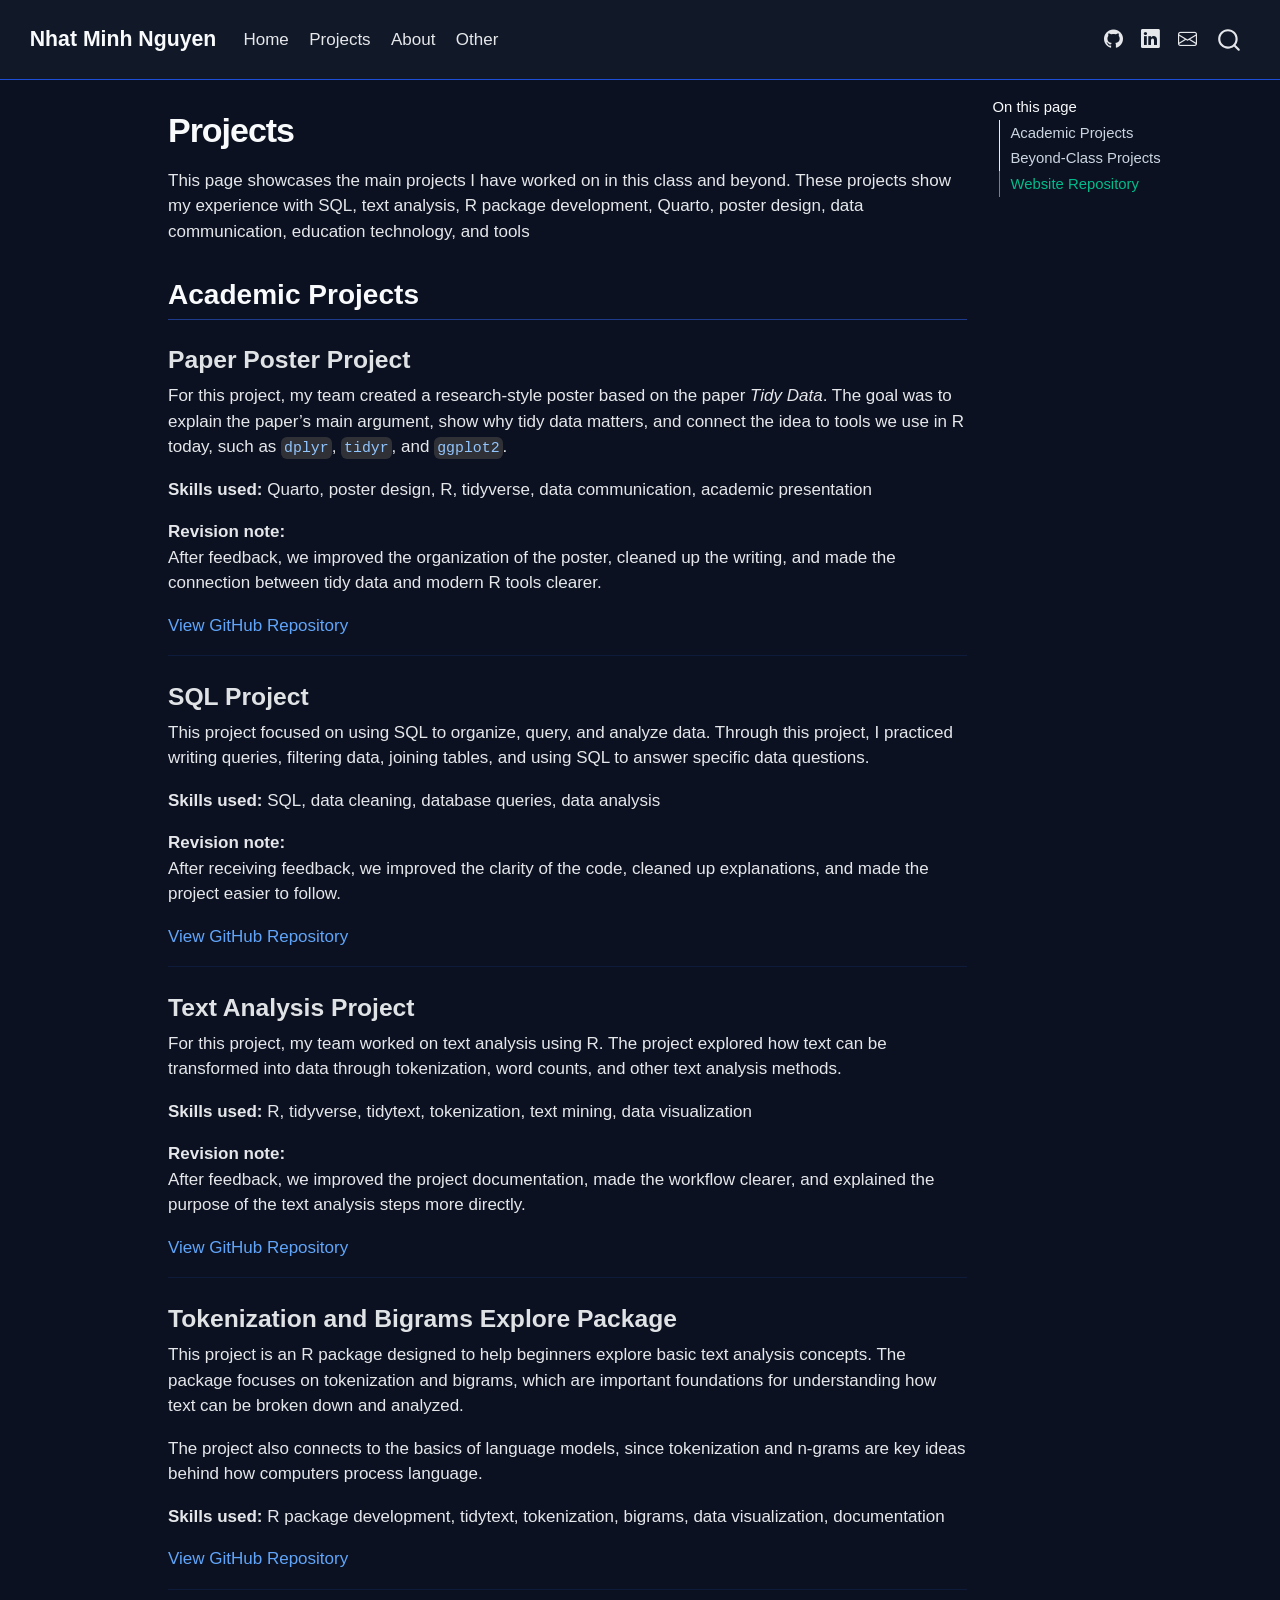
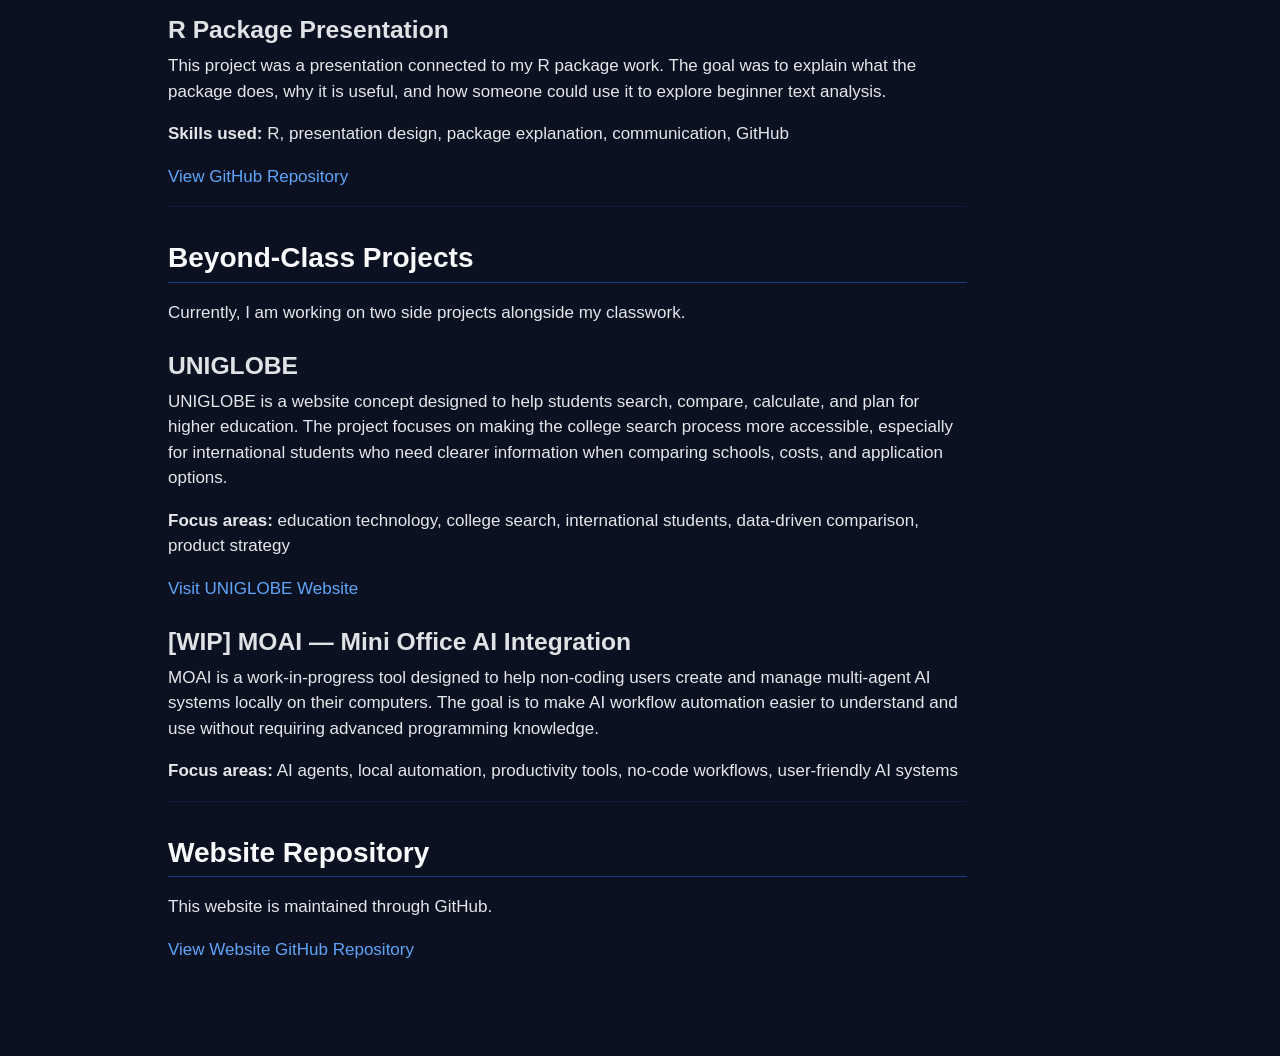
<file: docs/projects.html>
<!DOCTYPE html>
<html xmlns="http://www.w3.org/1999/xhtml" lang="en" xml:lang="en"><head>

<meta charset="utf-8">
<meta name="generator" content="quarto-1.8.27">

<meta name="viewport" content="width=device-width, initial-scale=1.0, user-scalable=yes">


<title>Projects – Nhat Minh Nguyen</title>
<style>
code{white-space: pre-wrap;}
span.smallcaps{font-variant: small-caps;}
div.columns{display: flex; gap: min(4vw, 1.5em);}
div.column{flex: auto; overflow-x: auto;}
div.hanging-indent{margin-left: 1.5em; text-indent: -1.5em;}
ul.task-list{list-style: none;}
ul.task-list li input[type="checkbox"] {
  width: 0.8em;
  margin: 0 0.8em 0.2em -1em; /* quarto-specific, see https://github.com/quarto-dev/quarto-cli/issues/4556 */ 
  vertical-align: middle;
}
</style>


<script src="site_libs/quarto-nav/quarto-nav.js"></script>
<script src="site_libs/quarto-nav/headroom.min.js"></script>
<script src="site_libs/clipboard/clipboard.min.js"></script>
<script src="site_libs/quarto-search/autocomplete.umd.js"></script>
<script src="site_libs/quarto-search/fuse.min.js"></script>
<script src="site_libs/quarto-search/quarto-search.js"></script>
<meta name="quarto:offset" content="./">
<script src="site_libs/quarto-html/quarto.js" type="module"></script>
<script src="site_libs/quarto-html/tabsets/tabsets.js" type="module"></script>
<script src="site_libs/quarto-html/axe/axe-check.js" type="module"></script>
<script src="site_libs/quarto-html/popper.min.js"></script>
<script src="site_libs/quarto-html/tippy.umd.min.js"></script>
<script src="site_libs/quarto-html/anchor.min.js"></script>
<link href="site_libs/quarto-html/tippy.css" rel="stylesheet">
<link href="site_libs/quarto-html/quarto-syntax-highlighting-dark-4d9afe2b8d18ee9fa5d0d57b5ed4214d.css" rel="stylesheet" id="quarto-text-highlighting-styles">
<script src="site_libs/bootstrap/bootstrap.min.js"></script>
<link href="site_libs/bootstrap/bootstrap-icons.css" rel="stylesheet">
<link href="site_libs/bootstrap/bootstrap-1142483333eda12a528f47866739cea9.min.css" rel="stylesheet" append-hash="true" id="quarto-bootstrap" data-mode="dark">
<script id="quarto-search-options" type="application/json">{
  "location": "navbar",
  "copy-button": false,
  "collapse-after": 3,
  "panel-placement": "end",
  "type": "overlay",
  "limit": 50,
  "keyboard-shortcut": [
    "f",
    "/",
    "s"
  ],
  "show-item-context": false,
  "language": {
    "search-no-results-text": "No results",
    "search-matching-documents-text": "matching documents",
    "search-copy-link-title": "Copy link to search",
    "search-hide-matches-text": "Hide additional matches",
    "search-more-match-text": "more match in this document",
    "search-more-matches-text": "more matches in this document",
    "search-clear-button-title": "Clear",
    "search-text-placeholder": "",
    "search-detached-cancel-button-title": "Cancel",
    "search-submit-button-title": "Submit",
    "search-label": "Search"
  }
}</script>


<link rel="stylesheet" href="styles.css">
</head>

<body class="nav-fixed quarto-light">

<div id="quarto-search-results"></div>
  <header id="quarto-header" class="headroom fixed-top">
    <nav class="navbar navbar-expand-lg " data-bs-theme="dark">
      <div class="navbar-container container-fluid">
      <div class="navbar-brand-container mx-auto">
    <a class="navbar-brand" href="./index.html">
    <span class="navbar-title">Nhat Minh Nguyen</span>
    </a>
  </div>
            <div id="quarto-search" class="" title="Search"></div>
          <button class="navbar-toggler" type="button" data-bs-toggle="collapse" data-bs-target="#navbarCollapse" aria-controls="navbarCollapse" role="menu" aria-expanded="false" aria-label="Toggle navigation" onclick="if (window.quartoToggleHeadroom) { window.quartoToggleHeadroom(); }">
  <span class="navbar-toggler-icon"></span>
</button>
          <div class="collapse navbar-collapse" id="navbarCollapse">
            <ul class="navbar-nav navbar-nav-scroll me-auto">
  <li class="nav-item">
    <a class="nav-link" href="./index.html"> 
<span class="menu-text">Home</span></a>
  </li>  
  <li class="nav-item">
    <a class="nav-link active" href="./projects.html" aria-current="page"> 
<span class="menu-text">Projects</span></a>
  </li>  
  <li class="nav-item">
    <a class="nav-link" href="./about.html"> 
<span class="menu-text">About</span></a>
  </li>  
  <li class="nav-item">
    <a class="nav-link" href="./other.html"> 
<span class="menu-text">Other</span></a>
  </li>  
</ul>
            <ul class="navbar-nav navbar-nav-scroll ms-auto">
  <li class="nav-item compact">
    <a class="nav-link" href="https://github.com/dieciocho/nm"> <i class="bi bi-github" role="img">
</i> 
<span class="menu-text"></span></a>
  </li>  
  <li class="nav-item compact">
    <a class="nav-link" href="https://www.linkedin.com/in/minh-nguyen-962671228/"> <i class="bi bi-linkedin" role="img">
</i> 
<span class="menu-text"></span></a>
  </li>  
  <li class="nav-item compact">
    <a class="nav-link" href="mailto:notnminh@gmail.com"> <i class="bi bi-envelope" role="img">
</i> 
<span class="menu-text"></span></a>
  </li>  
</ul>
          </div> <!-- /navcollapse -->
            <div class="quarto-navbar-tools">
</div>
      </div> <!-- /container-fluid -->
    </nav>
</header>
<!-- content -->
<div id="quarto-content" class="quarto-container page-columns page-rows-contents page-layout-article page-navbar">
<!-- sidebar -->
<!-- margin-sidebar -->
    <div id="quarto-margin-sidebar" class="sidebar margin-sidebar">
        <nav id="TOC" role="doc-toc" class="toc-active">
    <h2 id="toc-title">On this page</h2>
   
  <ul>
  <li><a href="#academic-projects" id="toc-academic-projects" class="nav-link active" data-scroll-target="#academic-projects">Academic Projects</a>
  <ul class="collapse">
  <li><a href="#paper-poster-project" id="toc-paper-poster-project" class="nav-link" data-scroll-target="#paper-poster-project">Paper Poster Project</a></li>
  <li><a href="#sql-project" id="toc-sql-project" class="nav-link" data-scroll-target="#sql-project">SQL Project</a></li>
  <li><a href="#text-analysis-project" id="toc-text-analysis-project" class="nav-link" data-scroll-target="#text-analysis-project">Text Analysis Project</a></li>
  <li><a href="#tokenization-and-bigrams-explore-package" id="toc-tokenization-and-bigrams-explore-package" class="nav-link" data-scroll-target="#tokenization-and-bigrams-explore-package">Tokenization and Bigrams Explore Package</a></li>
  <li><a href="#r-package-presentation" id="toc-r-package-presentation" class="nav-link" data-scroll-target="#r-package-presentation">R Package Presentation</a></li>
  </ul></li>
  <li><a href="#beyond-class-projects" id="toc-beyond-class-projects" class="nav-link" data-scroll-target="#beyond-class-projects">Beyond-Class Projects</a>
  <ul class="collapse">
  <li><a href="#uniglobe" id="toc-uniglobe" class="nav-link" data-scroll-target="#uniglobe">UNIGLOBE</a></li>
  <li><a href="#wip-moai-mini-office-ai-integration" id="toc-wip-moai-mini-office-ai-integration" class="nav-link" data-scroll-target="#wip-moai-mini-office-ai-integration">[WIP] MOAI — Mini Office AI Integration</a></li>
  </ul></li>
  <li><a href="#website-repository" id="toc-website-repository" class="nav-link" data-scroll-target="#website-repository">Website Repository</a></li>
  </ul>
</nav>
    </div>
<!-- main -->
<main class="content" id="quarto-document-content">

<header id="title-block-header" class="quarto-title-block default">
<div class="quarto-title">
<h1 class="title">Projects</h1>
</div>



<div class="quarto-title-meta">

    
  
    
  </div>
  


</header>


<p>This page showcases the main projects I have worked on in this class and beyond. These projects show my experience with SQL, text analysis, R package development, Quarto, poster design, data communication, education technology, and tools</p>
<section id="academic-projects" class="level2">
<h2 class="anchored" data-anchor-id="academic-projects">Academic Projects</h2>
<section id="paper-poster-project" class="level3">
<h3 class="anchored" data-anchor-id="paper-poster-project">Paper Poster Project</h3>
<p>For this project, my team created a research-style poster based on the paper <em>Tidy Data</em>. The goal was to explain the paper’s main argument, show why tidy data matters, and connect the idea to tools we use in R today, such as <code>dplyr</code>, <code>tidyr</code>, and <code>ggplot2</code>.</p>
<p><strong>Skills used:</strong> Quarto, poster design, R, tidyverse, data communication, academic presentation</p>
<p><strong>Revision note:</strong><br>
After feedback, we improved the organization of the poster, cleaned up the writing, and made the connection between tidy data and modern R tools clearer.</p>
<p><a href="https://github.com/ADC-405-S26/Project_5_PaperPoster_Team_7">View GitHub Repository</a></p>
<hr>
</section>
<section id="sql-project" class="level3">
<h3 class="anchored" data-anchor-id="sql-project">SQL Project</h3>
<p>This project focused on using SQL to organize, query, and analyze data. Through this project, I practiced writing queries, filtering data, joining tables, and using SQL to answer specific data questions.</p>
<p><strong>Skills used:</strong> SQL, data cleaning, database queries, data analysis</p>
<p><strong>Revision note:</strong><br>
After receiving feedback, we improved the clarity of the code, cleaned up explanations, and made the project easier to follow.</p>
<p><a href="https://github.com/ADC-405-S26/Project_2_SQL_Team_12">View GitHub Repository</a></p>
<hr>
</section>
<section id="text-analysis-project" class="level3">
<h3 class="anchored" data-anchor-id="text-analysis-project">Text Analysis Project</h3>
<p>For this project, my team worked on text analysis using R. The project explored how text can be transformed into data through tokenization, word counts, and other text analysis methods.</p>
<p><strong>Skills used:</strong> R, tidyverse, tidytext, tokenization, text mining, data visualization</p>
<p><strong>Revision note:</strong><br>
After feedback, we improved the project documentation, made the workflow clearer, and explained the purpose of the text analysis steps more directly.</p>
<p><a href="https://github.com/ADC-405-S26/Project_3_TextAnalysis_Team_12">View GitHub Repository</a></p>
<hr>
</section>
<section id="tokenization-and-bigrams-explore-package" class="level3">
<h3 class="anchored" data-anchor-id="tokenization-and-bigrams-explore-package">Tokenization and Bigrams Explore Package</h3>
<p>This project is an R package designed to help beginners explore basic text analysis concepts. The package focuses on tokenization and bigrams, which are important foundations for understanding how text can be broken down and analyzed.</p>
<p>The project also connects to the basics of language models, since tokenization and n-grams are key ideas behind how computers process language.</p>
<p><strong>Skills used:</strong> R package development, tidytext, tokenization, bigrams, data visualization, documentation</p>
<p><a href="https://github.com/ADC-405-S26/Tokenization-and-Bigrams-Explore-Package">View GitHub Repository</a></p>
<hr>
</section>
<section id="r-package-presentation" class="level3">
<h3 class="anchored" data-anchor-id="r-package-presentation">R Package Presentation</h3>
<p>This project was a presentation connected to my R package work. The goal was to explain what the package does, why it is useful, and how someone could use it to explore beginner text analysis.</p>
<p><strong>Skills used:</strong> R, presentation design, package explanation, communication, GitHub</p>
<p><a href="https://github.com/ADC-405-S26/dieciocho_R_package_presentation">View GitHub Repository</a></p>
<hr>
</section>
</section>
<section id="beyond-class-projects" class="level2">
<h2 class="anchored" data-anchor-id="beyond-class-projects">Beyond-Class Projects</h2>
<p>Currently, I am working on two side projects alongside my classwork.</p>
<section id="uniglobe" class="level3">
<h3 class="anchored" data-anchor-id="uniglobe">UNIGLOBE</h3>
<p>UNIGLOBE is a website concept designed to help students search, compare, calculate, and plan for higher education. The project focuses on making the college search process more accessible, especially for international students who need clearer information when comparing schools, costs, and application options.</p>
<p><strong>Focus areas:</strong> education technology, college search, international students, data-driven comparison, product strategy</p>
<p><a href="https://uniglobe-beta.onrender.com/">Visit UNIGLOBE Website</a></p>
</section>
<section id="wip-moai-mini-office-ai-integration" class="level3">
<h3 class="anchored" data-anchor-id="wip-moai-mini-office-ai-integration">[WIP] MOAI — Mini Office AI Integration</h3>
<p>MOAI is a work-in-progress tool designed to help non-coding users create and manage multi-agent AI systems locally on their computers. The goal is to make AI workflow automation easier to understand and use without requiring advanced programming knowledge.</p>
<p><strong>Focus areas:</strong> AI agents, local automation, productivity tools, no-code workflows, user-friendly AI systems</p>
<hr>
</section>
</section>
<section id="website-repository" class="level2">
<h2 class="anchored" data-anchor-id="website-repository">Website Repository</h2>
<p>This website is maintained through GitHub.</p>
<p><a href="https://github.com/dieciocho/nm">View Website GitHub Repository</a></p>


</section>

</main> <!-- /main -->
<script id="quarto-html-after-body" type="application/javascript">
  window.document.addEventListener("DOMContentLoaded", function (event) {
    const icon = "";
    const anchorJS = new window.AnchorJS();
    anchorJS.options = {
      placement: 'right',
      icon: icon
    };
    anchorJS.add('.anchored');
    const isCodeAnnotation = (el) => {
      for (const clz of el.classList) {
        if (clz.startsWith('code-annotation-')) {                     
          return true;
        }
      }
      return false;
    }
    const onCopySuccess = function(e) {
      // button target
      const button = e.trigger;
      // don't keep focus
      button.blur();
      // flash "checked"
      button.classList.add('code-copy-button-checked');
      var currentTitle = button.getAttribute("title");
      button.setAttribute("title", "Copied!");
      let tooltip;
      if (window.bootstrap) {
        button.setAttribute("data-bs-toggle", "tooltip");
        button.setAttribute("data-bs-placement", "left");
        button.setAttribute("data-bs-title", "Copied!");
        tooltip = new bootstrap.Tooltip(button, 
          { trigger: "manual", 
            customClass: "code-copy-button-tooltip",
            offset: [0, -8]});
        tooltip.show();    
      }
      setTimeout(function() {
        if (tooltip) {
          tooltip.hide();
          button.removeAttribute("data-bs-title");
          button.removeAttribute("data-bs-toggle");
          button.removeAttribute("data-bs-placement");
        }
        button.setAttribute("title", currentTitle);
        button.classList.remove('code-copy-button-checked');
      }, 1000);
      // clear code selection
      e.clearSelection();
    }
    const getTextToCopy = function(trigger) {
      const outerScaffold = trigger.parentElement.cloneNode(true);
      const codeEl = outerScaffold.querySelector('code');
      for (const childEl of codeEl.children) {
        if (isCodeAnnotation(childEl)) {
          childEl.remove();
        }
      }
      return codeEl.innerText;
    }
    const clipboard = new window.ClipboardJS('.code-copy-button:not([data-in-quarto-modal])', {
      text: getTextToCopy
    });
    clipboard.on('success', onCopySuccess);
    if (window.document.getElementById('quarto-embedded-source-code-modal')) {
      const clipboardModal = new window.ClipboardJS('.code-copy-button[data-in-quarto-modal]', {
        text: getTextToCopy,
        container: window.document.getElementById('quarto-embedded-source-code-modal')
      });
      clipboardModal.on('success', onCopySuccess);
    }
      var localhostRegex = new RegExp(/^(?:http|https):\/\/localhost\:?[0-9]*\//);
      var mailtoRegex = new RegExp(/^mailto:/);
        var filterRegex = new RegExp('/' + window.location.host + '/');
      var isInternal = (href) => {
          return filterRegex.test(href) || localhostRegex.test(href) || mailtoRegex.test(href);
      }
      // Inspect non-navigation links and adorn them if external
     var links = window.document.querySelectorAll('a[href]:not(.nav-link):not(.navbar-brand):not(.toc-action):not(.sidebar-link):not(.sidebar-item-toggle):not(.pagination-link):not(.no-external):not([aria-hidden]):not(.dropdown-item):not(.quarto-navigation-tool):not(.about-link)');
      for (var i=0; i<links.length; i++) {
        const link = links[i];
        if (!isInternal(link.href)) {
          // undo the damage that might have been done by quarto-nav.js in the case of
          // links that we want to consider external
          if (link.dataset.originalHref !== undefined) {
            link.href = link.dataset.originalHref;
          }
        }
      }
    function tippyHover(el, contentFn, onTriggerFn, onUntriggerFn) {
      const config = {
        allowHTML: true,
        maxWidth: 500,
        delay: 100,
        arrow: false,
        appendTo: function(el) {
            return el.parentElement;
        },
        interactive: true,
        interactiveBorder: 10,
        theme: 'quarto',
        placement: 'bottom-start',
      };
      if (contentFn) {
        config.content = contentFn;
      }
      if (onTriggerFn) {
        config.onTrigger = onTriggerFn;
      }
      if (onUntriggerFn) {
        config.onUntrigger = onUntriggerFn;
      }
      window.tippy(el, config); 
    }
    const noterefs = window.document.querySelectorAll('a[role="doc-noteref"]');
    for (var i=0; i<noterefs.length; i++) {
      const ref = noterefs[i];
      tippyHover(ref, function() {
        // use id or data attribute instead here
        let href = ref.getAttribute('data-footnote-href') || ref.getAttribute('href');
        try { href = new URL(href).hash; } catch {}
        const id = href.replace(/^#\/?/, "");
        const note = window.document.getElementById(id);
        if (note) {
          return note.innerHTML;
        } else {
          return "";
        }
      });
    }
    const xrefs = window.document.querySelectorAll('a.quarto-xref');
    const processXRef = (id, note) => {
      // Strip column container classes
      const stripColumnClz = (el) => {
        el.classList.remove("page-full", "page-columns");
        if (el.children) {
          for (const child of el.children) {
            stripColumnClz(child);
          }
        }
      }
      stripColumnClz(note)
      if (id === null || id.startsWith('sec-')) {
        // Special case sections, only their first couple elements
        const container = document.createElement("div");
        if (note.children && note.children.length > 2) {
          container.appendChild(note.children[0].cloneNode(true));
          for (let i = 1; i < note.children.length; i++) {
            const child = note.children[i];
            if (child.tagName === "P" && child.innerText === "") {
              continue;
            } else {
              container.appendChild(child.cloneNode(true));
              break;
            }
          }
          if (window.Quarto?.typesetMath) {
            window.Quarto.typesetMath(container);
          }
          return container.innerHTML
        } else {
          if (window.Quarto?.typesetMath) {
            window.Quarto.typesetMath(note);
          }
          return note.innerHTML;
        }
      } else {
        // Remove any anchor links if they are present
        const anchorLink = note.querySelector('a.anchorjs-link');
        if (anchorLink) {
          anchorLink.remove();
        }
        if (window.Quarto?.typesetMath) {
          window.Quarto.typesetMath(note);
        }
        if (note.classList.contains("callout")) {
          return note.outerHTML;
        } else {
          return note.innerHTML;
        }
      }
    }
    for (var i=0; i<xrefs.length; i++) {
      const xref = xrefs[i];
      tippyHover(xref, undefined, function(instance) {
        instance.disable();
        let url = xref.getAttribute('href');
        let hash = undefined; 
        if (url.startsWith('#')) {
          hash = url;
        } else {
          try { hash = new URL(url).hash; } catch {}
        }
        if (hash) {
          const id = hash.replace(/^#\/?/, "");
          const note = window.document.getElementById(id);
          if (note !== null) {
            try {
              const html = processXRef(id, note.cloneNode(true));
              instance.setContent(html);
            } finally {
              instance.enable();
              instance.show();
            }
          } else {
            // See if we can fetch this
            fetch(url.split('#')[0])
            .then(res => res.text())
            .then(html => {
              const parser = new DOMParser();
              const htmlDoc = parser.parseFromString(html, "text/html");
              const note = htmlDoc.getElementById(id);
              if (note !== null) {
                const html = processXRef(id, note);
                instance.setContent(html);
              } 
            }).finally(() => {
              instance.enable();
              instance.show();
            });
          }
        } else {
          // See if we can fetch a full url (with no hash to target)
          // This is a special case and we should probably do some content thinning / targeting
          fetch(url)
          .then(res => res.text())
          .then(html => {
            const parser = new DOMParser();
            const htmlDoc = parser.parseFromString(html, "text/html");
            const note = htmlDoc.querySelector('main.content');
            if (note !== null) {
              // This should only happen for chapter cross references
              // (since there is no id in the URL)
              // remove the first header
              if (note.children.length > 0 && note.children[0].tagName === "HEADER") {
                note.children[0].remove();
              }
              const html = processXRef(null, note);
              instance.setContent(html);
            } 
          }).finally(() => {
            instance.enable();
            instance.show();
          });
        }
      }, function(instance) {
      });
    }
        let selectedAnnoteEl;
        const selectorForAnnotation = ( cell, annotation) => {
          let cellAttr = 'data-code-cell="' + cell + '"';
          let lineAttr = 'data-code-annotation="' +  annotation + '"';
          const selector = 'span[' + cellAttr + '][' + lineAttr + ']';
          return selector;
        }
        const selectCodeLines = (annoteEl) => {
          const doc = window.document;
          const targetCell = annoteEl.getAttribute("data-target-cell");
          const targetAnnotation = annoteEl.getAttribute("data-target-annotation");
          const annoteSpan = window.document.querySelector(selectorForAnnotation(targetCell, targetAnnotation));
          const lines = annoteSpan.getAttribute("data-code-lines").split(",");
          const lineIds = lines.map((line) => {
            return targetCell + "-" + line;
          })
          let top = null;
          let height = null;
          let parent = null;
          if (lineIds.length > 0) {
              //compute the position of the single el (top and bottom and make a div)
              const el = window.document.getElementById(lineIds[0]);
              top = el.offsetTop;
              height = el.offsetHeight;
              parent = el.parentElement.parentElement;
            if (lineIds.length > 1) {
              const lastEl = window.document.getElementById(lineIds[lineIds.length - 1]);
              const bottom = lastEl.offsetTop + lastEl.offsetHeight;
              height = bottom - top;
            }
            if (top !== null && height !== null && parent !== null) {
              // cook up a div (if necessary) and position it 
              let div = window.document.getElementById("code-annotation-line-highlight");
              if (div === null) {
                div = window.document.createElement("div");
                div.setAttribute("id", "code-annotation-line-highlight");
                div.style.position = 'absolute';
                parent.appendChild(div);
              }
              div.style.top = top - 2 + "px";
              div.style.height = height + 4 + "px";
              div.style.left = 0;
              let gutterDiv = window.document.getElementById("code-annotation-line-highlight-gutter");
              if (gutterDiv === null) {
                gutterDiv = window.document.createElement("div");
                gutterDiv.setAttribute("id", "code-annotation-line-highlight-gutter");
                gutterDiv.style.position = 'absolute';
                const codeCell = window.document.getElementById(targetCell);
                const gutter = codeCell.querySelector('.code-annotation-gutter');
                gutter.appendChild(gutterDiv);
              }
              gutterDiv.style.top = top - 2 + "px";
              gutterDiv.style.height = height + 4 + "px";
            }
            selectedAnnoteEl = annoteEl;
          }
        };
        const unselectCodeLines = () => {
          const elementsIds = ["code-annotation-line-highlight", "code-annotation-line-highlight-gutter"];
          elementsIds.forEach((elId) => {
            const div = window.document.getElementById(elId);
            if (div) {
              div.remove();
            }
          });
          selectedAnnoteEl = undefined;
        };
          // Handle positioning of the toggle
      window.addEventListener(
        "resize",
        throttle(() => {
          elRect = undefined;
          if (selectedAnnoteEl) {
            selectCodeLines(selectedAnnoteEl);
          }
        }, 10)
      );
      function throttle(fn, ms) {
      let throttle = false;
      let timer;
        return (...args) => {
          if(!throttle) { // first call gets through
              fn.apply(this, args);
              throttle = true;
          } else { // all the others get throttled
              if(timer) clearTimeout(timer); // cancel #2
              timer = setTimeout(() => {
                fn.apply(this, args);
                timer = throttle = false;
              }, ms);
          }
        };
      }
        // Attach click handler to the DT
        const annoteDls = window.document.querySelectorAll('dt[data-target-cell]');
        for (const annoteDlNode of annoteDls) {
          annoteDlNode.addEventListener('click', (event) => {
            const clickedEl = event.target;
            if (clickedEl !== selectedAnnoteEl) {
              unselectCodeLines();
              const activeEl = window.document.querySelector('dt[data-target-cell].code-annotation-active');
              if (activeEl) {
                activeEl.classList.remove('code-annotation-active');
              }
              selectCodeLines(clickedEl);
              clickedEl.classList.add('code-annotation-active');
            } else {
              // Unselect the line
              unselectCodeLines();
              clickedEl.classList.remove('code-annotation-active');
            }
          });
        }
    const findCites = (el) => {
      const parentEl = el.parentElement;
      if (parentEl) {
        const cites = parentEl.dataset.cites;
        if (cites) {
          return {
            el,
            cites: cites.split(' ')
          };
        } else {
          return findCites(el.parentElement)
        }
      } else {
        return undefined;
      }
    };
    var bibliorefs = window.document.querySelectorAll('a[role="doc-biblioref"]');
    for (var i=0; i<bibliorefs.length; i++) {
      const ref = bibliorefs[i];
      const citeInfo = findCites(ref);
      if (citeInfo) {
        tippyHover(citeInfo.el, function() {
          var popup = window.document.createElement('div');
          citeInfo.cites.forEach(function(cite) {
            var citeDiv = window.document.createElement('div');
            citeDiv.classList.add('hanging-indent');
            citeDiv.classList.add('csl-entry');
            var biblioDiv = window.document.getElementById('ref-' + cite);
            if (biblioDiv) {
              citeDiv.innerHTML = biblioDiv.innerHTML;
            }
            popup.appendChild(citeDiv);
          });
          return popup.innerHTML;
        });
      }
    }
  });
  </script>
</div> <!-- /content -->




</body></html>
</file>
<file: docs/site_libs/quarto-html/tippy.css>
.tippy-box[data-animation=fade][data-state=hidden]{opacity:0}[data-tippy-root]{max-width:calc(100vw - 10px)}.tippy-box{position:relative;background-color:#333;color:#fff;border-radius:4px;font-size:14px;line-height:1.4;white-space:normal;outline:0;transition-property:transform,visibility,opacity}.tippy-box[data-placement^=top]>.tippy-arrow{bottom:0}.tippy-box[data-placement^=top]>.tippy-arrow:before{bottom:-7px;left:0;border-width:8px 8px 0;border-top-color:initial;transform-origin:center top}.tippy-box[data-placement^=bottom]>.tippy-arrow{top:0}.tippy-box[data-placement^=bottom]>.tippy-arrow:before{top:-7px;left:0;border-width:0 8px 8px;border-bottom-color:initial;transform-origin:center bottom}.tippy-box[data-placement^=left]>.tippy-arrow{right:0}.tippy-box[data-placement^=left]>.tippy-arrow:before{border-width:8px 0 8px 8px;border-left-color:initial;right:-7px;transform-origin:center left}.tippy-box[data-placement^=right]>.tippy-arrow{left:0}.tippy-box[data-placement^=right]>.tippy-arrow:before{left:-7px;border-width:8px 8px 8px 0;border-right-color:initial;transform-origin:center right}.tippy-box[data-inertia][data-state=visible]{transition-timing-function:cubic-bezier(.54,1.5,.38,1.11)}.tippy-arrow{width:16px;height:16px;color:#333}.tippy-arrow:before{content:"";position:absolute;border-color:transparent;border-style:solid}.tippy-content{position:relative;padding:5px 9px;z-index:1}
</file>
<file: docs/site_libs/quarto-html/quarto-syntax-highlighting-dark-4d9afe2b8d18ee9fa5d0d57b5ed4214d.css>
/* quarto syntax highlight colors */
:root {
  --quarto-hl-al-color: #f07178;
  --quarto-hl-an-color: #d4d0ab;
  --quarto-hl-at-color: #00e0e0;
  --quarto-hl-bn-color: #d4d0ab;
  --quarto-hl-bu-color: #abe338;
  --quarto-hl-ch-color: #abe338;
  --quarto-hl-co-color: #f8f8f2;
  --quarto-hl-cv-color: #ffd700;
  --quarto-hl-cn-color: #ffd700;
  --quarto-hl-cf-color: #ffa07a;
  --quarto-hl-dt-color: #ffa07a;
  --quarto-hl-dv-color: #d4d0ab;
  --quarto-hl-do-color: #f8f8f2;
  --quarto-hl-er-color: #f07178;
  --quarto-hl-ex-color: #00e0e0;
  --quarto-hl-fl-color: #d4d0ab;
  --quarto-hl-fu-color: #ffa07a;
  --quarto-hl-im-color: #abe338;
  --quarto-hl-in-color: #d4d0ab;
  --quarto-hl-kw-color: #ffa07a;
  --quarto-hl-op-color: #ffa07a;
  --quarto-hl-ot-color: #00e0e0;
  --quarto-hl-pp-color: #dcc6e0;
  --quarto-hl-re-color: #00e0e0;
  --quarto-hl-sc-color: #abe338;
  --quarto-hl-ss-color: #abe338;
  --quarto-hl-st-color: #abe338;
  --quarto-hl-va-color: #00e0e0;
  --quarto-hl-vs-color: #abe338;
  --quarto-hl-wa-color: #dcc6e0;
}

/* other quarto variables */
:root {
  --quarto-font-monospace: SFMono-Regular, Menlo, Monaco, Consolas, "Liberation Mono", "Courier New", monospace;
}

/* syntax highlight based on Pandoc's rules */
pre > code.sourceCode > span {
  color: #f8f8f2;
}

code.sourceCode > span {
  color: #f8f8f2;
}

div.sourceCode,
div.sourceCode pre.sourceCode {
  color: #f8f8f2;
}

/* Normal */
code span {
  color: #f8f8f2;
}

/* Alert */
code span.al {
  color: #f07178;
}

/* Annotation */
code span.an {
  color: #d4d0ab;
}

/* Attribute */
code span.at {
  color: #00e0e0;
}

/* BaseN */
code span.bn {
  color: #d4d0ab;
}

/* BuiltIn */
code span.bu {
  color: #abe338;
}

/* ControlFlow */
code span.cf {
  font-weight: bold;
  color: #ffa07a;
}

/* Char */
code span.ch {
  color: #abe338;
}

/* Constant */
code span.cn {
  color: #ffd700;
}

/* Comment */
code span.co {
  font-style: italic;
  color: #f8f8f2;
}

/* CommentVar */
code span.cv {
  color: #ffd700;
}

/* Documentation */
code span.do {
  color: #f8f8f2;
}

/* DataType */
code span.dt {
  color: #ffa07a;
}

/* DecVal */
code span.dv {
  color: #d4d0ab;
}

/* Error */
code span.er {
  color: #f07178;
  text-decoration: underline;
}

/* Extension */
code span.ex {
  font-weight: bold;
  color: #00e0e0;
}

/* Float */
code span.fl {
  color: #d4d0ab;
}

/* Function */
code span.fu {
  color: #ffa07a;
}

/* Import */
code span.im {
  color: #abe338;
}

/* Information */
code span.in {
  color: #d4d0ab;
}

/* Keyword */
code span.kw {
  font-weight: bold;
  color: #ffa07a;
}

/* Operator */
code span.op {
  color: #ffa07a;
}

/* Other */
code span.ot {
  color: #00e0e0;
}

/* Preprocessor */
code span.pp {
  color: #dcc6e0;
}

/* RegionMarker */
code span.re {
  background-color: #f8f8f2;
  color: #00e0e0;
}

/* SpecialChar */
code span.sc {
  color: #abe338;
}

/* SpecialString */
code span.ss {
  color: #abe338;
}

/* String */
code span.st {
  color: #abe338;
}

/* Variable */
code span.va {
  color: #00e0e0;
}

/* VerbatimString */
code span.vs {
  color: #abe338;
}

/* Warning */
code span.wa {
  color: #dcc6e0;
}

.prevent-inlining {
  content: "</";
}

/*# sourceMappingURL=86edf53ecdff796acf02dbceed379426.css.map */
</file>
<file: docs/styles.css>
/* Main page background */
body {
  background-color: #0B1120;
  color: #E5E7EB;
  font-family: "Inter", "Segoe UI", Arial, sans-serif;
}

/* Main content area */
main {
  max-width: 1000px;
}

/* Headings */
h1, h2, h3 {
  color: #F8FAFC;
  font-weight: 700;
}

h1 {
  letter-spacing: -0.03em;
}

h2 {
  border-bottom: 1px solid #1E3A8A;
  padding-bottom: 0.4rem;
  margin-top: 2rem;
}

/* Links */
a {
  color: #60A5FA;
  text-decoration: none;
}

a:hover {
  color: #93C5FD;
  text-decoration: underline;
}

/* Navbar */
.navbar {
  background-color: #111827 !important;
  border-bottom: 1px solid #1D4ED8;
}

.navbar-title {
  color: #F8FAFC !important;
  font-weight: 700;
}

.navbar-nav .nav-link {
  color: #E5E7EB !important;
}

.navbar-nav .nav-link:hover {
  color: #60A5FA !important;
}

/* Dropdown menu */
.dropdown-menu {
  background-color: #111827;
  border: 1px solid #2563EB;
  box-shadow: 0 10px 25px rgba(37, 99, 235, 0.2);
}

.dropdown-item {
  color: #E5E7EB;
}

.dropdown-item:hover {
  background-color: #1E3A8A;
  color: #FFFFFF;
}

/* Cards / project sections */
.card, .quarto-grid-item {
  background-color: #111827;
  border: 1px solid #1E40AF;
  border-radius: 14px;
}

/* Code blocks */
pre, code {
  background-color: #111827;
  color: #93C5FD;
  border-radius: 6px;
}

/* Horizontal rules */
hr {
  border-color: #1E3A8A;
}

/* Image styling */
img {
  border-radius: 14px;
}

/* Table of contents */
.sidebar nav[role="doc-toc"] ul > li > a {
  color: #CBD5E1 !important;
}

.sidebar nav[role="doc-toc"] ul > li > a:hover {
  color: #60A5FA !important;
}
.pomme-gallery {
  display: grid;
  grid-template-columns: repeat(3, 1fr);
  gap: 22px;
  margin-top: 28px;
  margin-bottom: 32px;
}

.pomme-gallery img {
  width: 100%;
  height: 360px;
  border-radius: 14px;
  object-fit: cover;
  box-shadow: 0 8px 24px rgba(0, 0, 0, 0.35);
}

@media (max-width: 900px) {
  .pomme-gallery {
    grid-template-columns: 1fr;
  }

  .pomme-gallery img {
    height: auto;
  }
}
</file>
